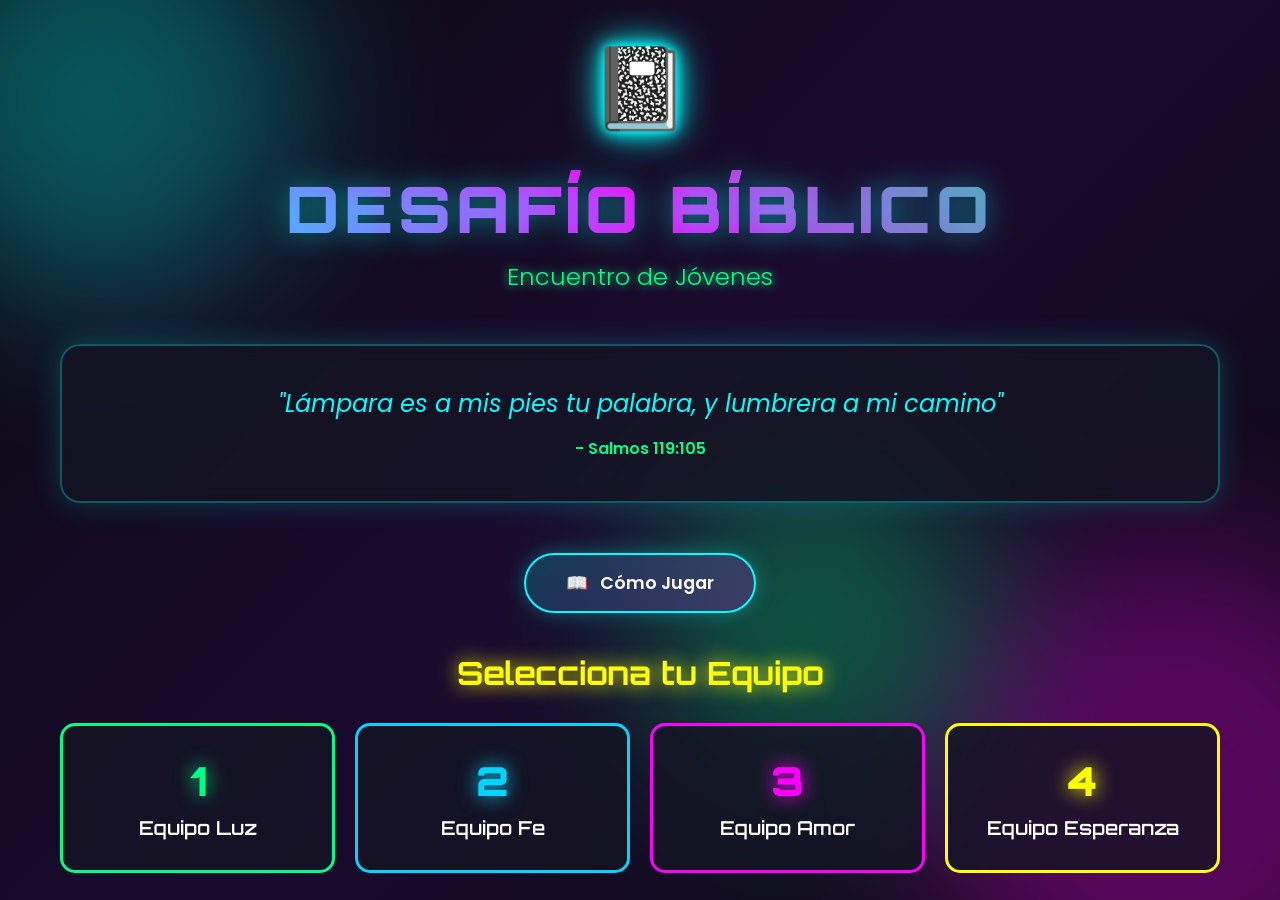
<file: index.html>
<!DOCTYPE html>
<html lang="es">
<head>
    <meta charset="UTF-8">
    <meta name="viewport" content="width=device-width, initial-scale=1.0">
    <title>Dinámica Bíblica - Encuentro de Jóvenes</title>
    <link rel="stylesheet" href="styles.css">
    <link rel="preconnect" href="https://fonts.googleapis.com">
    <link rel="preconnect" href="https://fonts.gstatic.com" crossorigin>
    <link href="https://fonts.googleapis.com/css2?family=Orbitron:wght@400;700;900&family=Poppins:wght@300;400;600;700&display=swap" rel="stylesheet">
</head>
<body>
    <div class="background-animation">
        <div class="neon-circle"></div>
        <div class="neon-circle"></div>
        <div class="neon-circle"></div>
    </div>

    <div class="container">
        <!-- Pantalla de Inicio -->
        <div id="welcome-screen" class="screen active">
            <div class="logo-container">
                <div class="cross-icon">📓</div>
                <h1 class="neon-title">DESAFÍO BÍBLICO</h1>
                <p class="subtitle">Encuentro de Jóvenes</p>
            </div>
            
            <div class="welcome-content">
                <p class="verse">"Lámpara es a mis pies tu palabra, y lumbrera a mi camino"</p>
                <p class="verse-ref">- Salmos 119:105</p>
            </div>

            <div class="how-to-play-section">
                <a href="como-jugar.html" class="how-to-play-btn" target="_blank">
                    <span>📖</span> Cómo Jugar
                </a>
            </div>

            <div class="team-selection">
                <h2>Selecciona tu Equipo</h2>
                <div class="team-buttons">
                    <button class="team-btn" data-team="1" style="--team-color: #00ff88">
                        <span class="team-number">1</span>
                        <span class="team-name">Equipo Luz</span>
                    </button>
                    <button class="team-btn" data-team="2" style="--team-color: #00d4ff">
                        <span class="team-number">2</span>
                        <span class="team-name">Equipo Fe</span>
                    </button>
                    <button class="team-btn" data-team="3" style="--team-color: #ff00ff">
                        <span class="team-number">3</span>
                        <span class="team-name">Equipo Amor</span>
                    </button>
                    <button class="team-btn" data-team="4" style="--team-color: #ffff00">
                        <span class="team-number">4</span>
                        <span class="team-name">Equipo Esperanza</span>
                    </button>
                </div>
            </div>
        </div>

        <!-- Pantalla de Juego -->
        <div id="game-screen" class="screen">
            <div class="game-header">
                <div class="team-info">
                    <span class="current-team"></span>
                </div>
                <div class="score-info">
                    <span class="score-label">Puntos:</span>
                    <span class="score-value">0</span>
                </div>
                <div class="timer-info">
                    <span class="timer-icon">⏱</span>
                    <span class="timer-value">30</span>
                </div>
            </div>

            <div class="question-container">
                <div class="question-number">Pregunta <span id="current-question">1</span> de <span id="total-questions">10</span></div>
                <h2 class="question-text" id="question-text"></h2>
                
                <div class="answers-grid" id="answers-grid">
                    <!-- Las respuestas se generarán dinámicamente -->
                </div>
            </div>

            <div class="progress-bar">
                <div class="progress-fill"></div>
            </div>
        </div>

        <!-- Pantalla de Resultados -->
        <div id="results-screen" class="screen">
            <div class="results-container">
                <h1 class="results-title">¡Juego Completado!</h1>
                
                <div class="final-score">
                    <div class="score-circle">
                        <span class="final-score-value">0</span>
                        <span class="score-max">/ 100</span>
                    </div>
                </div>

                <div class="results-message">
                    <p class="message-text"></p>
                    <p class="verse-result"></p>
                </div>

                <div class="ranking-container">
                    <h2>Clasificación de Equipos</h2>
                    <div id="ranking-list" class="ranking-list">
                        <!-- Se llenará dinámicamente -->
                    </div>
                </div>

                <div class="action-buttons">
                    <button class="btn-primary" onclick="playAgain()">
                        <span>🔄</span> Jugar de Nuevo
                    </button>
                    <button class="btn-secondary" onclick="showAllScores()">
                        <span>📊</span> Ver Todas las Puntuaciones
                    </button>
                </div>
            </div>
        </div>
    </div>

    <script src="script.js"></script>
</body>
</html>
</file>
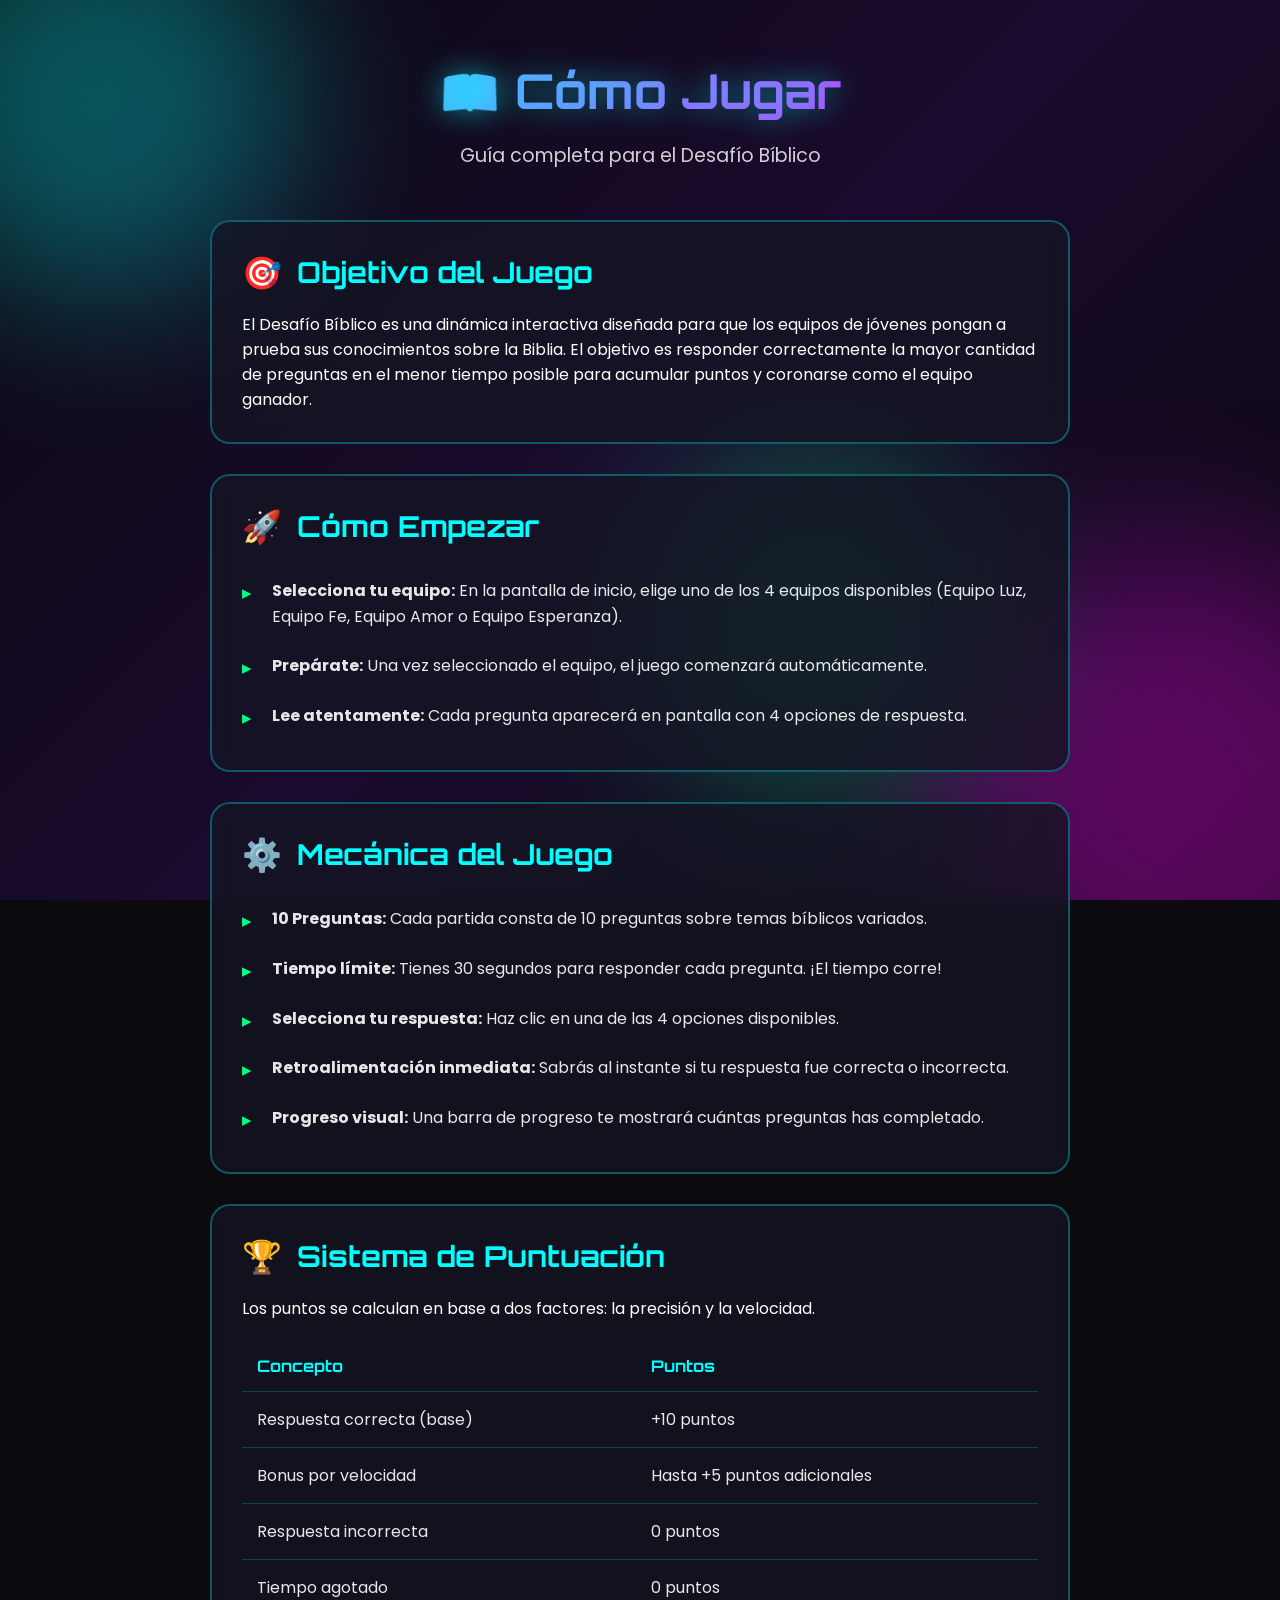
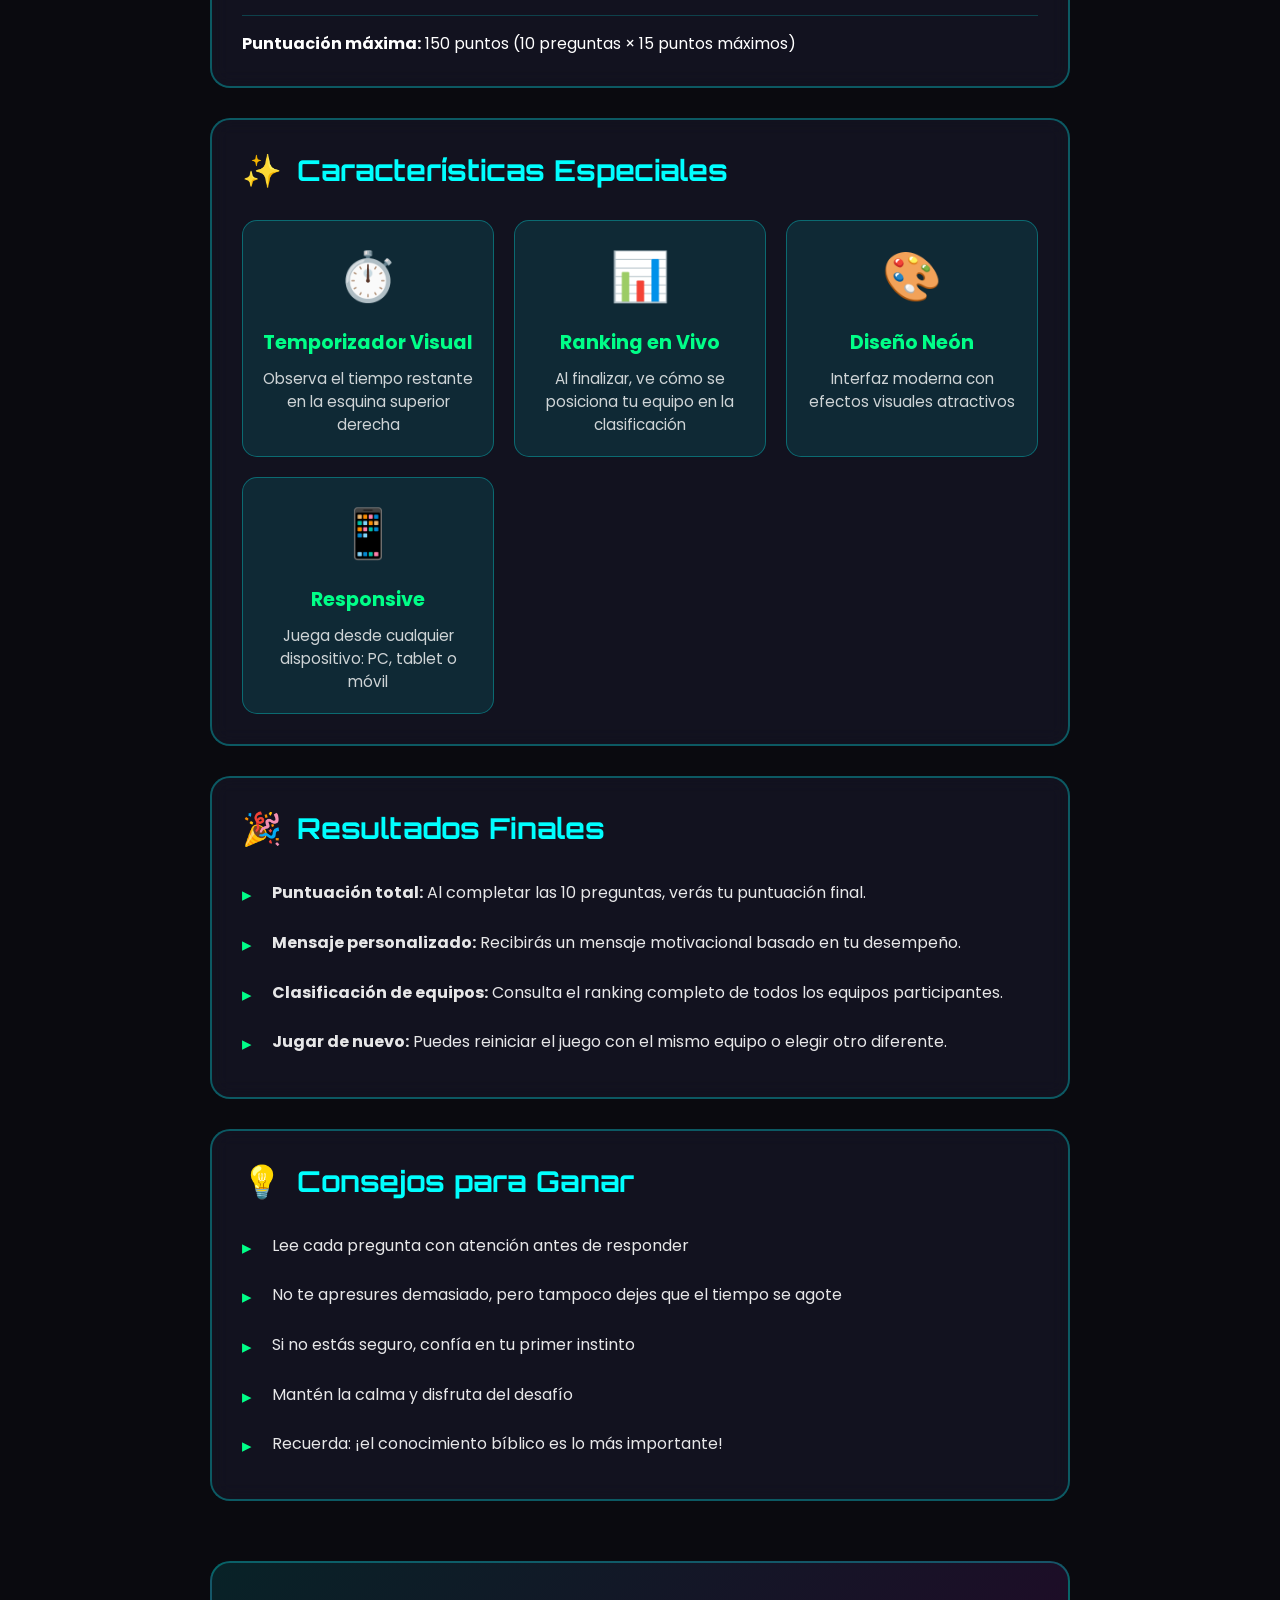
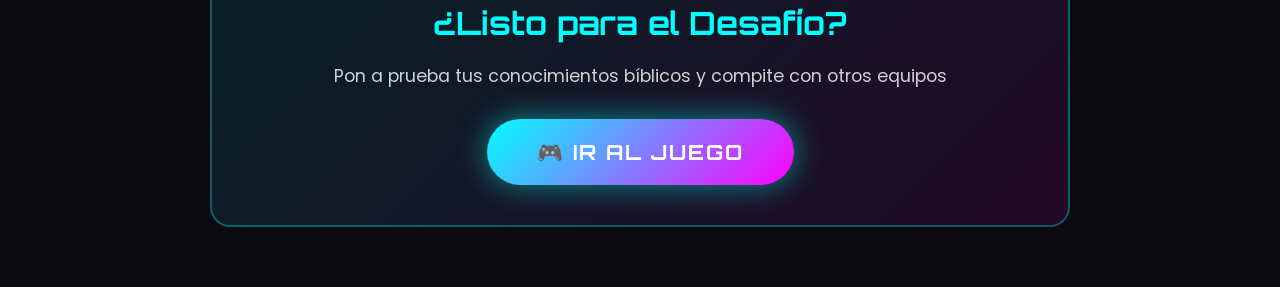
<file: como-jugar.html>
<!DOCTYPE html>
<html lang="es">
<head>
    <meta charset="UTF-8">
    <meta name="viewport" content="width=device-width, initial-scale=1.0">
    <title>Cómo Jugar - Dinámica Bíblica</title>
    <link rel="stylesheet" href="styles.css">
    <link rel="preconnect" href="https://fonts.googleapis.com">
    <link rel="preconnect" href="https://fonts.gstatic.com" crossorigin>
    <link href="https://fonts.googleapis.com/css2?family=Orbitron:wght@400;700;900&family=Poppins:wght@300;400;600;700&display=swap" rel="stylesheet">
    <style>
        .instructions-container {
            max-width: 900px;
            margin: 0 auto;
            padding: 40px 20px;
        }

        .instructions-header {
            text-align: center;
            margin-bottom: 50px;
        }

        .instructions-header h1 {
            font-family: 'Orbitron', sans-serif;
            font-size: 3rem;
            background: linear-gradient(135deg, var(--neon-cyan), var(--neon-pink));
            -webkit-background-clip: text;
            -webkit-text-fill-color: transparent;
            background-clip: text;
            margin-bottom: 20px;
            text-shadow: 0 0 30px rgba(0, 255, 255, 0.5);
        }

        .instructions-header p {
            font-size: 1.2rem;
            color: rgba(255, 255, 255, 0.8);
        }

        .instruction-card {
            background: var(--card-bg);
            border: 2px solid rgba(0, 255, 255, 0.3);
            border-radius: 20px;
            padding: 30px;
            margin-bottom: 30px;
            backdrop-filter: blur(10px);
            transition: all 0.3s ease;
        }

        .instruction-card:hover {
            border-color: var(--neon-cyan);
            box-shadow: 0 0 30px rgba(0, 255, 255, 0.3);
            transform: translateY(-5px);
        }

        .instruction-card h2 {
            font-family: 'Orbitron', sans-serif;
            color: var(--neon-cyan);
            font-size: 1.8rem;
            margin-bottom: 20px;
            display: flex;
            align-items: center;
            gap: 15px;
        }

        .instruction-card h2 .icon {
            font-size: 2rem;
        }

        .instruction-card ul {
            list-style: none;
            padding-left: 0;
        }

        .instruction-card li {
            padding: 12px 0;
            padding-left: 30px;
            position: relative;
            line-height: 1.6;
            color: rgba(255, 255, 255, 0.9);
        }

        .instruction-card li:before {
            content: "▸";
            position: absolute;
            left: 0;
            color: var(--neon-green);
            font-size: 1.2rem;
        }

        .features-grid {
            display: grid;
            grid-template-columns: repeat(auto-fit, minmax(250px, 1fr));
            gap: 20px;
            margin-top: 30px;
        }

        .feature-item {
            background: rgba(0, 255, 255, 0.1);
            border: 1px solid rgba(0, 255, 255, 0.3);
            border-radius: 15px;
            padding: 20px;
            text-align: center;
            transition: all 0.3s ease;
        }

        .feature-item:hover {
            background: rgba(0, 255, 255, 0.2);
            border-color: var(--neon-cyan);
        }

        .feature-item .icon {
            font-size: 3rem;
            margin-bottom: 15px;
            display: block;
        }

        .feature-item h3 {
            color: var(--neon-green);
            margin-bottom: 10px;
            font-size: 1.2rem;
        }

        .feature-item p {
            color: rgba(255, 255, 255, 0.8);
            font-size: 0.95rem;
        }

        .cta-section {
            text-align: center;
            margin-top: 60px;
            padding: 40px;
            background: linear-gradient(135deg, rgba(0, 255, 255, 0.1), rgba(255, 0, 255, 0.1));
            border-radius: 20px;
            border: 2px solid rgba(0, 255, 255, 0.3);
        }

        .cta-section h2 {
            font-family: 'Orbitron', sans-serif;
            font-size: 2rem;
            margin-bottom: 20px;
            color: var(--neon-cyan);
        }

        .play-button {
            display: inline-block;
            padding: 20px 50px;
            font-size: 1.3rem;
            font-weight: 700;
            color: #ffffff;
            background: linear-gradient(135deg, var(--neon-cyan), var(--neon-pink));
            border: none;
            border-radius: 50px;
            cursor: pointer;
            text-decoration: none;
            transition: all 0.3s ease;
            box-shadow: 0 0 30px rgba(0, 255, 255, 0.5);
            font-family: 'Orbitron', sans-serif;
            text-transform: uppercase;
            letter-spacing: 2px;
        }

        .play-button:hover {
            transform: scale(1.1);
            box-shadow: 0 0 50px rgba(0, 255, 255, 0.8);
        }

        .play-button:active {
            transform: scale(1.05);
        }

        .scoring-table {
            width: 100%;
            margin-top: 20px;
            border-collapse: collapse;
        }

        .scoring-table th,
        .scoring-table td {
            padding: 15px;
            text-align: left;
            border-bottom: 1px solid rgba(0, 255, 255, 0.2);
        }

        .scoring-table th {
            color: var(--neon-cyan);
            font-family: 'Orbitron', sans-serif;
            font-weight: 700;
        }

        .scoring-table td {
            color: rgba(255, 255, 255, 0.9);
        }

        .scoring-table tr:hover {
            background: rgba(0, 255, 255, 0.1);
        }

        @media (max-width: 768px) {
            .instructions-header h1 {
                font-size: 2rem;
            }

            .instruction-card h2 {
                font-size: 1.4rem;
            }

            .features-grid {
                grid-template-columns: 1fr;
            }

            .play-button {
                padding: 15px 35px;
                font-size: 1.1rem;
            }
        }
    </style>
</head>
<body>
    <div class="background-animation">
        <div class="neon-circle"></div>
        <div class="neon-circle"></div>
        <div class="neon-circle"></div>
    </div>

    <div class="container">
        <div class="instructions-container">
            <div class="instructions-header">
                <h1>📖 Cómo Jugar</h1>
                <p>Guía completa para el Desafío Bíblico</p>
            </div>

            <!-- Objetivo del Juego -->
            <div class="instruction-card">
                <h2><span class="icon">🎯</span> Objetivo del Juego</h2>
                <p>El Desafío Bíblico es una dinámica interactiva diseñada para que los equipos de jóvenes pongan a prueba sus conocimientos sobre la Biblia. El objetivo es responder correctamente la mayor cantidad de preguntas en el menor tiempo posible para acumular puntos y coronarse como el equipo ganador.</p>
            </div>

            <!-- Cómo Empezar -->
            <div class="instruction-card">
                <h2><span class="icon">🚀</span> Cómo Empezar</h2>
                <ul>
                    <li><strong>Selecciona tu equipo:</strong> En la pantalla de inicio, elige uno de los 4 equipos disponibles (Equipo Luz, Equipo Fe, Equipo Amor o Equipo Esperanza).</li>
                    <li><strong>Prepárate:</strong> Una vez seleccionado el equipo, el juego comenzará automáticamente.</li>
                    <li><strong>Lee atentamente:</strong> Cada pregunta aparecerá en pantalla con 4 opciones de respuesta.</li>
                </ul>
            </div>

            <!-- Mecánica del Juego -->
            <div class="instruction-card">
                <h2><span class="icon">⚙️</span> Mecánica del Juego</h2>
                <ul>
                    <li><strong>10 Preguntas:</strong> Cada partida consta de 10 preguntas sobre temas bíblicos variados.</li>
                    <li><strong>Tiempo límite:</strong> Tienes 30 segundos para responder cada pregunta. ¡El tiempo corre!</li>
                    <li><strong>Selecciona tu respuesta:</strong> Haz clic en una de las 4 opciones disponibles.</li>
                    <li><strong>Retroalimentación inmediata:</strong> Sabrás al instante si tu respuesta fue correcta o incorrecta.</li>
                    <li><strong>Progreso visual:</strong> Una barra de progreso te mostrará cuántas preguntas has completado.</li>
                </ul>
            </div>

            <!-- Sistema de Puntuación -->
            <div class="instruction-card">
                <h2><span class="icon">🏆</span> Sistema de Puntuación</h2>
                <p>Los puntos se calculan en base a dos factores: la precisión y la velocidad.</p>
                <table class="scoring-table">
                    <thead>
                        <tr>
                            <th>Concepto</th>
                            <th>Puntos</th>
                        </tr>
                    </thead>
                    <tbody>
                        <tr>
                            <td>Respuesta correcta (base)</td>
                            <td>+10 puntos</td>
                        </tr>
                        <tr>
                            <td>Bonus por velocidad</td>
                            <td>Hasta +5 puntos adicionales</td>
                        </tr>
                        <tr>
                            <td>Respuesta incorrecta</td>
                            <td>0 puntos</td>
                        </tr>
                        <tr>
                            <td>Tiempo agotado</td>
                            <td>0 puntos</td>
                        </tr>
                    </tbody>
                </table>
                <p style="margin-top: 15px;"><strong>Puntuación máxima:</strong> 150 puntos (10 preguntas × 15 puntos máximos)</p>
            </div>

            <!-- Características Especiales -->
            <div class="instruction-card">
                <h2><span class="icon">✨</span> Características Especiales</h2>
                <div class="features-grid">
                    <div class="feature-item">
                        <span class="icon">⏱️</span>
                        <h3>Temporizador Visual</h3>
                        <p>Observa el tiempo restante en la esquina superior derecha</p>
                    </div>
                    <div class="feature-item">
                        <span class="icon">📊</span>
                        <h3>Ranking en Vivo</h3>
                        <p>Al finalizar, ve cómo se posiciona tu equipo en la clasificación</p>
                    </div>
                    <div class="feature-item">
                        <span class="icon">🎨</span>
                        <h3>Diseño Neón</h3>
                        <p>Interfaz moderna con efectos visuales atractivos</p>
                    </div>
                    <div class="feature-item">
                        <span class="icon">📱</span>
                        <h3>Responsive</h3>
                        <p>Juega desde cualquier dispositivo: PC, tablet o móvil</p>
                    </div>
                </div>
            </div>

            <!-- Resultados Finales -->
            <div class="instruction-card">
                <h2><span class="icon">🎉</span> Resultados Finales</h2>
                <ul>
                    <li><strong>Puntuación total:</strong> Al completar las 10 preguntas, verás tu puntuación final.</li>
                    <li><strong>Mensaje personalizado:</strong> Recibirás un mensaje motivacional basado en tu desempeño.</li>
                    <li><strong>Clasificación de equipos:</strong> Consulta el ranking completo de todos los equipos participantes.</li>
                    <li><strong>Jugar de nuevo:</strong> Puedes reiniciar el juego con el mismo equipo o elegir otro diferente.</li>
                </ul>
            </div>

            <!-- Consejos -->
            <div class="instruction-card">
                <h2><span class="icon">💡</span> Consejos para Ganar</h2>
                <ul>
                    <li>Lee cada pregunta con atención antes de responder</li>
                    <li>No te apresures demasiado, pero tampoco dejes que el tiempo se agote</li>
                    <li>Si no estás seguro, confía en tu primer instinto</li>
                    <li>Mantén la calma y disfruta del desafío</li>
                    <li>Recuerda: ¡el conocimiento bíblico es lo más importante!</li>
                </ul>
            </div>

            <!-- Call to Action -->
            <div class="cta-section">
                <h2>¿Listo para el Desafío?</h2>
                <p style="margin-bottom: 30px; font-size: 1.1rem; color: rgba(255, 255, 255, 0.8);">
                    Pon a prueba tus conocimientos bíblicos y compite con otros equipos
                </p>
                <a href="https://dinamicabiblica.vercel.app/" class="play-button" target="_blank">
                    🎮 Ir al Juego
                </a>
            </div>
        </div>
    </div>
</body>
</html>
</file>
<file: styles.css>
* {
    margin: 0;
    padding: 0;
    box-sizing: border-box;
}

:root {
    --neon-cyan: #00ffff;
    --neon-pink: #ff00ff;
    --neon-green: #00ff88;
    --neon-yellow: #ffff00;
    --neon-blue: #00d4ff;
    --dark-bg: #0a0a0f;
    --darker-bg: #050508;
    --card-bg: rgba(20, 20, 35, 0.8);
}

body {
    font-family: 'Poppins', sans-serif;
    background: var(--dark-bg);
    color: #ffffff;
    min-height: 100vh;
    overflow-x: hidden;
    position: relative;
}

/* Animación de Fondo */
.background-animation {
    position: fixed;
    top: 0;
    left: 0;
    width: 100%;
    height: 100%;
    z-index: 0;
    overflow: hidden;
    background: linear-gradient(135deg, #0a0a0f 0%, #1a0a2e 50%, #0a0a0f 100%);
}

.neon-circle {
    position: absolute;
    border-radius: 50%;
    filter: blur(80px);
    opacity: 0.3;
    animation: float 20s infinite ease-in-out;
}

.neon-circle:nth-child(1) {
    width: 400px;
    height: 400px;
    background: var(--neon-cyan);
    top: -100px;
    left: -100px;
    animation-delay: 0s;
}

.neon-circle:nth-child(2) {
    width: 500px;
    height: 500px;
    background: var(--neon-pink);
    bottom: -150px;
    right: -150px;
    animation-delay: 5s;
}

.neon-circle:nth-child(3) {
    width: 350px;
    height: 350px;
    background: var(--neon-green);
    top: 50%;
    left: 50%;
    animation-delay: 10s;
}

@keyframes float {
    0%, 100% {
        transform: translate(0, 0) scale(1);
    }
    33% {
        transform: translate(50px, -50px) scale(1.1);
    }
    66% {
        transform: translate(-50px, 50px) scale(0.9);
    }
}

/* Container Principal */
.container {
    position: relative;
    z-index: 1;
    max-width: 1200px;
    margin: 0 auto;
    padding: 20px;
    min-height: 100vh;
    display: flex;
    align-items: center;
    justify-content: center;
}

/* Pantallas */
.screen {
    display: none;
    width: 100%;
    animation: fadeIn 0.5s ease-in;
}

.screen.active {
    display: block;
}

@keyframes fadeIn {
    from {
        opacity: 0;
        transform: translateY(20px);
    }
    to {
        opacity: 1;
        transform: translateY(0);
    }
}

/* Pantalla de Bienvenida */
.logo-container {
    text-align: center;
    margin-bottom: 50px;
}

.cross-icon {
    font-size: 80px;
    margin-bottom: 20px;
    animation: pulse 2s infinite;
    text-shadow: 
        0 0 10px var(--neon-cyan),
        0 0 20px var(--neon-cyan),
        0 0 40px var(--neon-cyan);
}

@keyframes pulse {
    0%, 100% {
        transform: scale(1);
        opacity: 1;
    }
    50% {
        transform: scale(1.05);
        opacity: 0.8;
    }
}

.neon-title {
    font-family: 'Orbitron', sans-serif;
    font-size: 4rem;
    font-weight: 900;
    background: linear-gradient(45deg, var(--neon-cyan), var(--neon-pink), var(--neon-green));
    -webkit-background-clip: text;
    -webkit-text-fill-color: transparent;
    background-clip: text;
    text-shadow: 0 0 30px rgba(0, 255, 255, 0.5);
    margin-bottom: 10px;
    letter-spacing: 5px;
}

.subtitle {
    font-size: 1.5rem;
    color: var(--neon-green);
    text-shadow: 0 0 10px var(--neon-green);
    font-weight: 300;
}

.welcome-content {
    background: var(--card-bg);
    backdrop-filter: blur(10px);
    border: 2px solid rgba(0, 255, 255, 0.3);
    border-radius: 20px;
    padding: 40px;
    margin-bottom: 50px;
    box-shadow: 0 0 30px rgba(0, 255, 255, 0.2);
}

.verse {
    font-size: 1.5rem;
    font-style: italic;
    margin-bottom: 15px;
    color: var(--neon-cyan);
    text-align: center;
}

.verse-ref {
    text-align: center;
    color: var(--neon-green);
    font-weight: 600;
}

/* Botón Cómo Jugar */
.how-to-play-section {
    text-align: center;
    margin-bottom: 40px;
}

.how-to-play-btn {
    display: inline-block;
    padding: 15px 40px;
    font-size: 1.1rem;
    font-weight: 600;
    color: #ffffff;
    background: linear-gradient(135deg, rgba(0, 255, 255, 0.2), rgba(255, 0, 255, 0.2));
    border: 2px solid var(--neon-cyan);
    border-radius: 50px;
    cursor: pointer;
    text-decoration: none;
    transition: all 0.3s ease;
    font-family: 'Poppins', sans-serif;
    box-shadow: 0 0 20px rgba(0, 255, 255, 0.3);
    backdrop-filter: blur(10px);
}

.how-to-play-btn span {
    margin-right: 8px;
}

.how-to-play-btn:hover {
    transform: translateY(-3px);
    box-shadow: 0 0 40px rgba(0, 255, 255, 0.6);
    border-color: var(--neon-pink);
    background: linear-gradient(135deg, rgba(0, 255, 255, 0.3), rgba(255, 0, 255, 0.3));
}

.how-to-play-btn:active {
    transform: translateY(-1px);
}

/* Selección de Equipos */
.team-selection {
    text-align: center;
}

.team-selection h2 {
    font-family: 'Orbitron', sans-serif;
    font-size: 2rem;
    margin-bottom: 30px;
    color: var(--neon-yellow);
    text-shadow: 0 0 20px var(--neon-yellow);
}

.team-buttons {
    display: grid;
    grid-template-columns: repeat(auto-fit, minmax(250px, 1fr));
    gap: 20px;
}

.team-btn {
    background: var(--card-bg);
    border: 3px solid var(--team-color);
    border-radius: 15px;
    padding: 30px 20px;
    cursor: pointer;
    transition: all 0.3s ease;
    font-family: 'Orbitron', sans-serif;
    color: white;
    display: flex;
    flex-direction: column;
    align-items: center;
    gap: 10px;
    position: relative;
    overflow: hidden;
}

.team-btn::before {
    content: '';
    position: absolute;
    top: 0;
    left: 0;
    width: 100%;
    height: 100%;
    background: var(--team-color);
    opacity: 0;
    transition: opacity 0.3s ease;
}

.team-btn:hover::before {
    opacity: 0.1;
}

.team-btn:hover {
    transform: translateY(-5px);
    box-shadow: 0 10px 40px var(--team-color);
    border-width: 4px;
}

.team-number {
    font-size: 2.5rem;
    font-weight: 900;
    color: var(--team-color);
    text-shadow: 0 0 20px var(--team-color);
    position: relative;
    z-index: 1;
}

.team-name {
    font-size: 1.2rem;
    font-weight: 600;
    position: relative;
    z-index: 1;
}

/* Pantalla de Juego */
.game-header {
    display: flex;
    justify-content: space-between;
    align-items: center;
    background: var(--card-bg);
    backdrop-filter: blur(10px);
    border: 2px solid rgba(0, 255, 255, 0.3);
    border-radius: 15px;
    padding: 20px 30px;
    margin-bottom: 30px;
    box-shadow: 0 0 20px rgba(0, 255, 255, 0.2);
}

.team-info {
    font-family: 'Orbitron', sans-serif;
    font-size: 1.3rem;
    font-weight: 700;
}

.score-info, .timer-info {
    display: flex;
    align-items: center;
    gap: 10px;
    font-family: 'Orbitron', sans-serif;
}

.score-value, .timer-value {
    font-size: 1.8rem;
    font-weight: 900;
    color: var(--neon-green);
    text-shadow: 0 0 10px var(--neon-green);
}

.timer-icon {
    font-size: 1.5rem;
}

.timer-value.warning {
    color: var(--neon-yellow);
    animation: timerPulse 1s infinite;
}

.timer-value.danger {
    color: #ff0055;
    animation: timerPulse 0.5s infinite;
}

@keyframes timerPulse {
    0%, 100% {
        transform: scale(1);
    }
    50% {
        transform: scale(1.1);
    }
}

/* Contenedor de Preguntas */
.question-container {
    background: var(--card-bg);
    backdrop-filter: blur(10px);
    border: 2px solid rgba(255, 0, 255, 0.3);
    border-radius: 20px;
    padding: 40px;
    margin-bottom: 30px;
    box-shadow: 0 0 30px rgba(255, 0, 255, 0.2);
    position: relative;
}

/* Referencia Bíblica */
.bible-reference {
    display: none;
    margin-top: 20px;
    padding: 15px 25px;
    background: rgba(0, 255, 136, 0.1);
    border: 2px solid var(--neon-green);
    border-radius: 10px;
    text-align: center;
    font-size: 1.2rem;
    font-weight: 600;
    color: var(--neon-green);
    text-shadow: 0 0 10px var(--neon-green);
    animation: fadeInReference 0.5s ease-in;
}

@keyframes fadeInReference {
    from {
        opacity: 0;
        transform: translateY(-10px);
    }
    to {
        opacity: 1;
        transform: translateY(0);
    }
}

.question-number {
    font-family: 'Orbitron', sans-serif;
    color: var(--neon-pink);
    font-size: 1rem;
    margin-bottom: 20px;
    text-transform: uppercase;
    letter-spacing: 2px;
}

.question-text {
    font-size: 1.8rem;
    margin-bottom: 40px;
    color: white;
    line-height: 1.5;
}

.answers-grid {
    display: grid;
    grid-template-columns: repeat(auto-fit, minmax(250px, 1fr));
    gap: 20px;
}

.answer-btn {
    background: rgba(30, 30, 50, 0.8);
    border: 2px solid rgba(0, 255, 255, 0.5);
    border-radius: 15px;
    padding: 25px;
    cursor: pointer;
    transition: all 0.3s ease;
    font-size: 1.1rem;
    color: white;
    font-weight: 500;
    position: relative;
    overflow: hidden;
}

.answer-btn::before {
    content: '';
    position: absolute;
    top: 50%;
    left: 50%;
    width: 0;
    height: 0;
    border-radius: 50%;
    background: rgba(0, 255, 255, 0.3);
    transform: translate(-50%, -50%);
    transition: width 0.6s, height 0.6s;
}

.answer-btn:hover {
    transform: translateY(-3px);
    border-color: var(--neon-cyan);
    box-shadow: 0 5px 25px rgba(0, 255, 255, 0.4);
}

.answer-btn:hover::before {
    width: 300px;
    height: 300px;
}

.answer-btn.correct {
    background: rgba(0, 255, 136, 0.2);
    border-color: var(--neon-green);
    animation: correctAnswer 0.6s ease;
}

.answer-btn.incorrect {
    background: rgba(255, 0, 85, 0.2);
    border-color: #ff0055;
    animation: shake 0.5s ease;
}

.answer-btn.disabled {
    pointer-events: none;
    opacity: 0.5;
}

@keyframes correctAnswer {
    0%, 100% {
        transform: scale(1);
    }
    50% {
        transform: scale(1.05);
    }
}

@keyframes shake {
    0%, 100% {
        transform: translateX(0);
    }
    25% {
        transform: translateX(-10px);
    }
    75% {
        transform: translateX(10px);
    }
}

/* Barra de Progreso */
.progress-bar {
    width: 100%;
    height: 10px;
    background: rgba(255, 255, 255, 0.1);
    border-radius: 10px;
    overflow: hidden;
    box-shadow: 0 0 10px rgba(0, 255, 255, 0.3);
}

.progress-fill {
    height: 100%;
    background: linear-gradient(90deg, var(--neon-cyan), var(--neon-pink), var(--neon-green));
    border-radius: 10px;
    transition: width 0.5s ease;
    box-shadow: 0 0 20px rgba(0, 255, 255, 0.6);
}

/* Pantalla de Resultados */
.results-container {
    text-align: center;
}

.results-title {
    font-family: 'Orbitron', sans-serif;
    font-size: 3rem;
    margin-bottom: 40px;
    background: linear-gradient(45deg, var(--neon-cyan), var(--neon-pink));
    -webkit-background-clip: text;
    -webkit-text-fill-color: transparent;
    background-clip: text;
    animation: pulse 2s infinite;
}

.final-score {
    margin-bottom: 40px;
}

.score-circle {
    display: inline-block;
    width: 250px;
    height: 250px;
    border-radius: 50%;
    background: var(--card-bg);
    border: 5px solid var(--neon-green);
    display: flex;
    flex-direction: column;
    align-items: center;
    justify-content: center;
    box-shadow: 0 0 50px var(--neon-green);
    animation: pulse 2s infinite;
}

.final-score-value {
    font-family: 'Orbitron', sans-serif;
    font-size: 4rem;
    font-weight: 900;
    color: var(--neon-green);
    text-shadow: 0 0 20px var(--neon-green);
}

.score-max {
    font-size: 1.5rem;
    color: rgba(255, 255, 255, 0.6);
}

.results-message {
    background: var(--card-bg);
    backdrop-filter: blur(10px);
    border: 2px solid rgba(0, 255, 255, 0.3);
    border-radius: 20px;
    padding: 30px;
    margin-bottom: 40px;
}

.message-text {
    font-size: 1.5rem;
    margin-bottom: 20px;
    color: var(--neon-cyan);
}

.verse-result {
    font-style: italic;
    color: var(--neon-green);
    font-size: 1.2rem;
}

/* Ranking */
.ranking-container {
    background: var(--card-bg);
    backdrop-filter: blur(10px);
    border: 2px solid rgba(255, 0, 255, 0.3);
    border-radius: 20px;
    padding: 30px;
    margin-bottom: 40px;
}

.ranking-container h2 {
    font-family: 'Orbitron', sans-serif;
    color: var(--neon-pink);
    margin-bottom: 20px;
}

.ranking-list {
    display: flex;
    flex-direction: column;
    gap: 15px;
}

.ranking-item {
    display: flex;
    justify-content: space-between;
    align-items: center;
    background: rgba(30, 30, 50, 0.6);
    padding: 15px 25px;
    border-radius: 10px;
    border: 2px solid;
    transition: all 0.3s ease;
}

.ranking-item:hover {
    transform: translateX(10px);
}

.ranking-position {
    font-family: 'Orbitron', sans-serif;
    font-size: 1.5rem;
    font-weight: 900;
    width: 40px;
}

.ranking-team {
    flex: 1;
    font-size: 1.2rem;
    font-weight: 600;
}

.ranking-score {
    font-family: 'Orbitron', sans-serif;
    font-size: 1.3rem;
    font-weight: 700;
}

/* Botones de Acción */
.action-buttons {
    display: flex;
    gap: 20px;
    justify-content: center;
    flex-wrap: wrap;
}

.btn-primary, .btn-secondary {
    font-family: 'Orbitron', sans-serif;
    padding: 15px 40px;
    font-size: 1.1rem;
    border: none;
    border-radius: 10px;
    cursor: pointer;
    transition: all 0.3s ease;
    font-weight: 700;
    display: flex;
    align-items: center;
    gap: 10px;
}

.btn-primary {
    background: linear-gradient(45deg, var(--neon-cyan), var(--neon-green));
    color: var(--dark-bg);
    box-shadow: 0 0 20px rgba(0, 255, 255, 0.5);
}

.btn-primary:hover {
    transform: translateY(-3px);
    box-shadow: 0 5px 30px rgba(0, 255, 255, 0.7);
}

.btn-secondary {
    background: var(--card-bg);
    color: white;
    border: 2px solid var(--neon-pink);
    box-shadow: 0 0 20px rgba(255, 0, 255, 0.3);
}

.btn-secondary:hover {
    transform: translateY(-3px);
    box-shadow: 0 5px 30px rgba(255, 0, 255, 0.5);
    background: rgba(255, 0, 255, 0.1);
}

/* Responsive */
@media (max-width: 768px) {
    .neon-title {
        font-size: 2.5rem;
    }
    
    .subtitle {
        font-size: 1.2rem;
    }
    
    .verse {
        font-size: 1.2rem;
    }
    
    .team-buttons {
        grid-template-columns: 1fr;
    }
    
    .game-header {
        flex-direction: column;
        gap: 15px;
    }
    
    .question-text {
        font-size: 1.4rem;
    }
    
    .answers-grid {
        grid-template-columns: 1fr;
    }
    
    .action-buttons {
        flex-direction: column;
    }
    
    .btn-primary, .btn-secondary {
        width: 100%;
        justify-content: center;
    }
}
</file>
